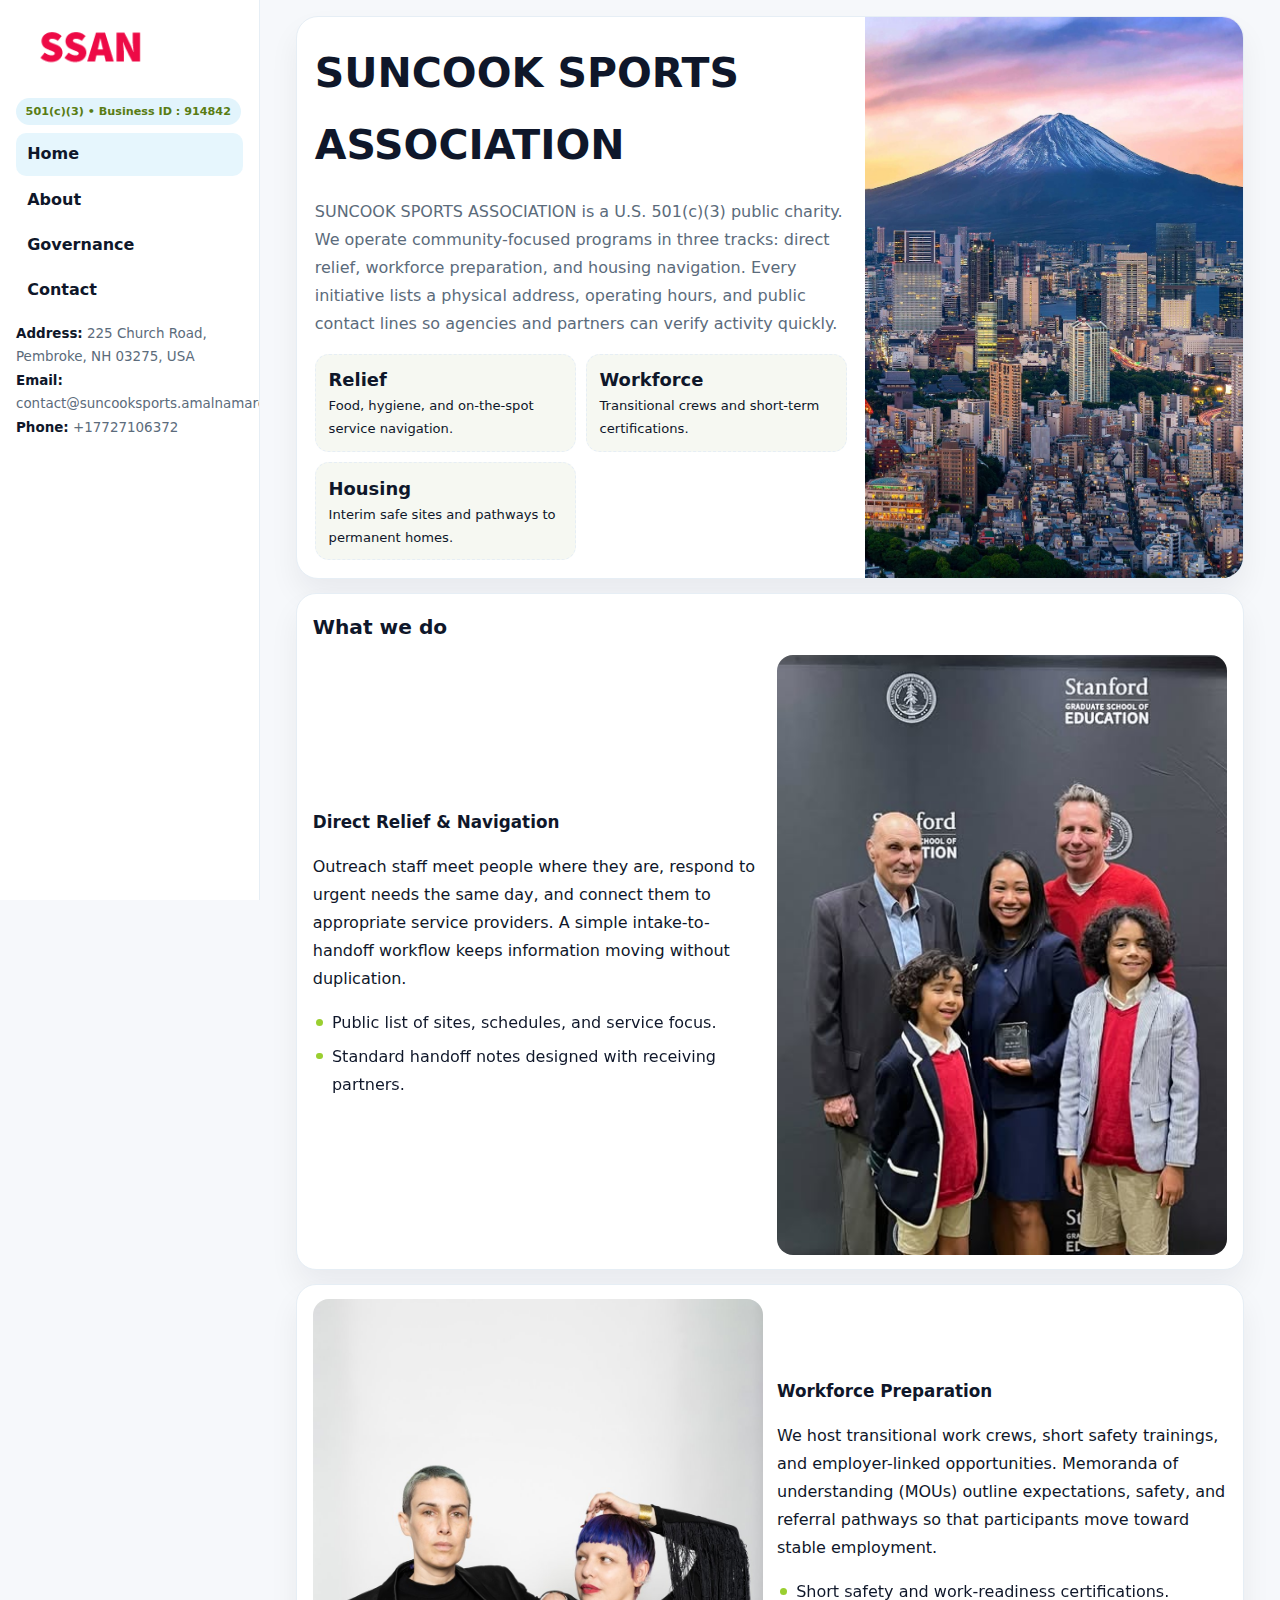
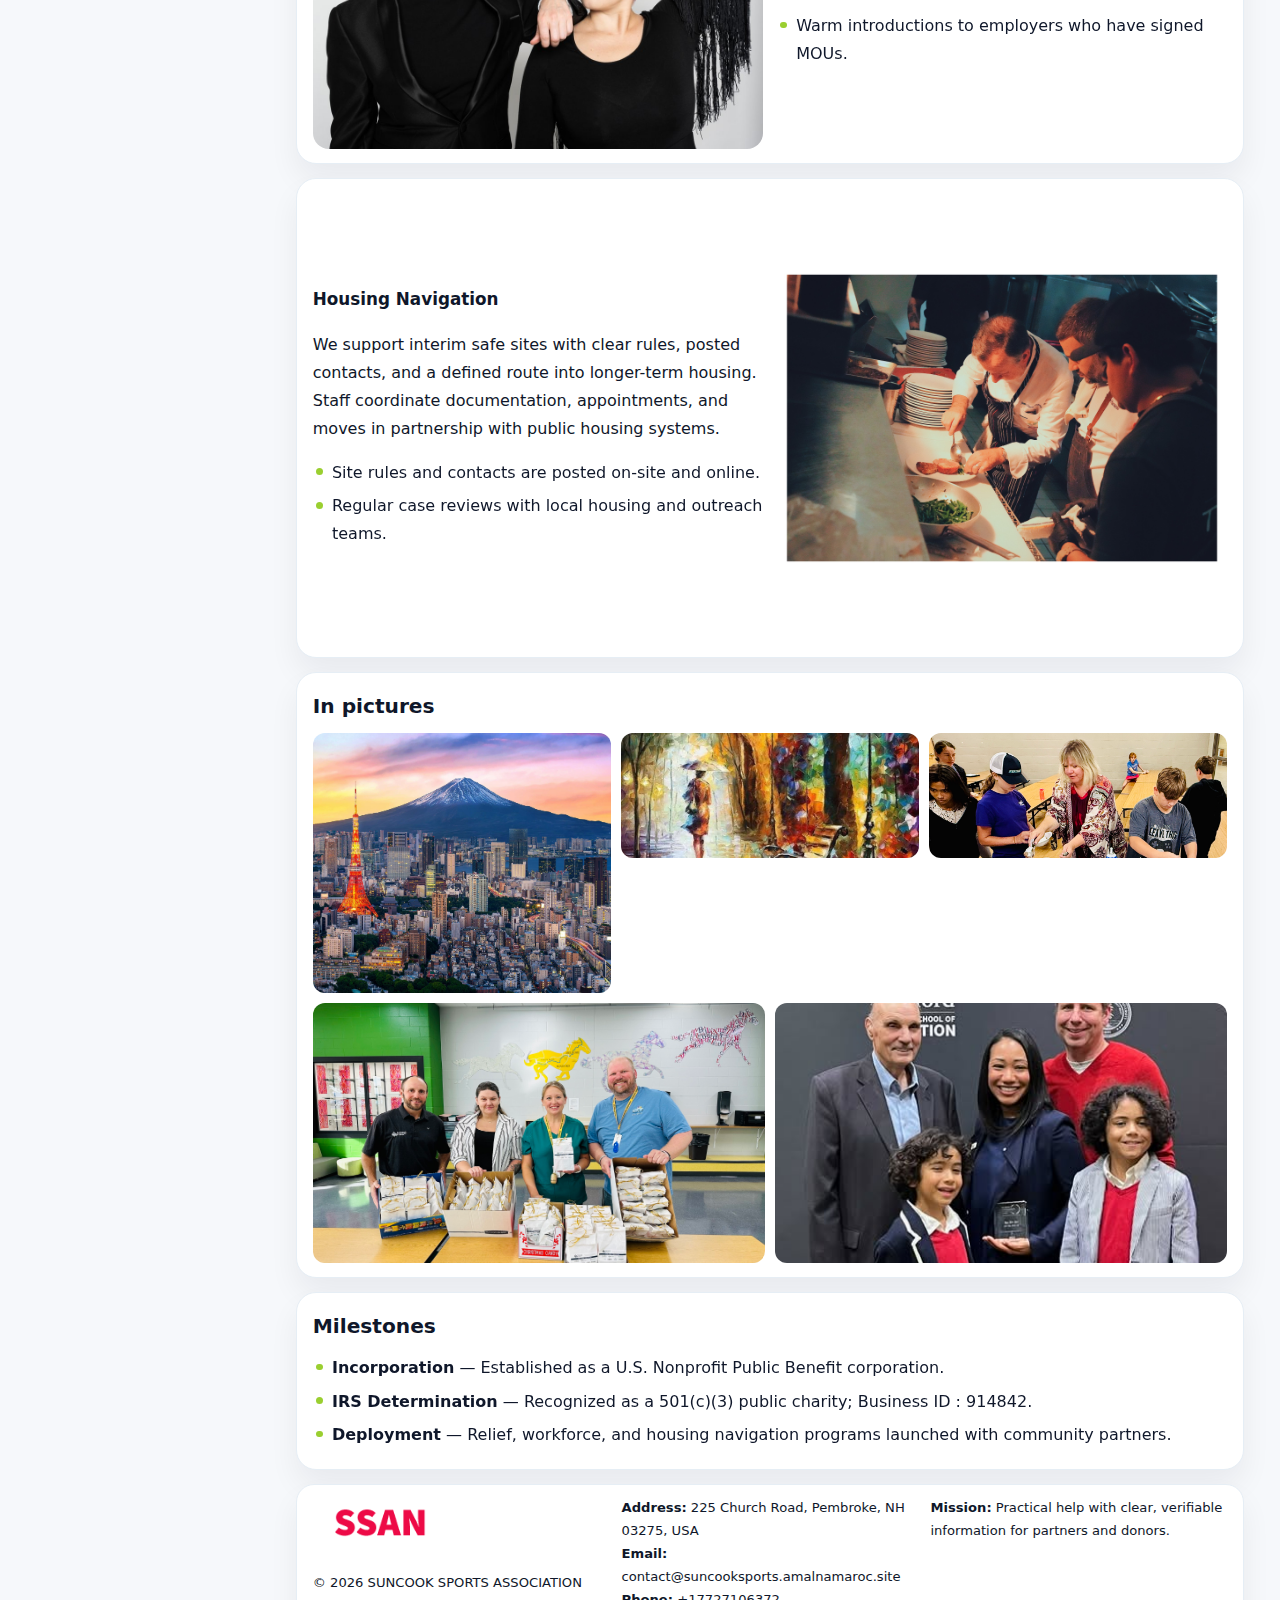
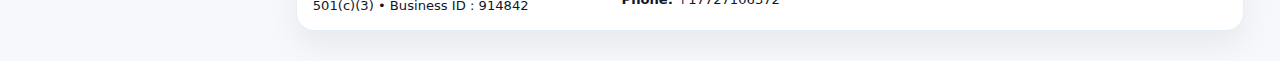
<file: index.html>
<!doctype html><html lang="en"><head>
<meta charset="utf-8">
<meta name="viewport" content="width=device-width,initial-scale=1">
<title>SUNCOOK SPORTS ASSOCIATION – Nonprofit • 2025</title>
<link rel="stylesheet" href="assets/styles.css">
<link rel="icon" href="images/logo.png">
<meta name="data-ein" content="914842">
<meta name="facebook-domain-verification" content="uu9kvgmsqjb9jzieyi36z6ywo2y0lq" />  
<meta name="data-name" content="SUNCOOK SPORTS ASSOCIATION">
  <meta name="description" content="We are a 501(c)(3) organization advancing community services, education, and direct relief through transparent programs, local partnerships, and measurable outcomes.">
</head>
<body>
<div style="position:absolute;left:-9999px;top:-9999px;opacity:0" data-uniq="{{UNIQUE_BLOB}}">
  <span>We are a 501(c)(3) organization advancing community services, education, and direct relief through transparent programs, local partnerships, and measurable outcomes.</span><svg width="12" height="12" viewBox="0 0 12 12" xmlns="http://www.w3.org/2000/svg"><circle cx="6" cy="6" r="5" fill="#28a745"/></svg><img src="images/jobs.jpg" width="1" height="1" alt="" loading="lazy"/>
</div>

<div class="layout">
  <aside class="aside">
    <div class="logo">
      <a href="index.html"><img src="images/logo.png" alt="Logo"></a>
    </div>
    <div class="tag">501(c)(3) • Business ID : 914842</div>
    <nav class="c6f0d7403af" style="margin-top:8px">
      <a class="active" href="index.html">Home</a>
      <a href="about.html">About</a>
      <a href="governance.html">Governance</a>
      <a href="contact.html">Contact</a>
    </nav>
    <div class="meta">
      <div><strong>Address:</strong> 225 Church Road, Pembroke, NH  03275, USA</div>
      <div><strong>Email:</strong> contact@suncooksports.amalnamaroc.site</div>
      <div><strong>Phone:</strong> +17727106372</div>
    </div>
  </aside>

  <main>
    <div class="container">

      <!-- HERO -->
      <section class="c96e1010d75">
        <div class="hero-grid">
          <div class="cb90e70c93f">
            <h1>SUNCOOK SPORTS ASSOCIATION</h1>
            <p>SUNCOOK SPORTS ASSOCIATION is a U.S. 501(c)(3) public charity. We operate community-focused programs in three tracks: direct relief, workforce preparation, and housing navigation. Every initiative lists a physical address, operating hours, and public contact lines so agencies and partners can verify activity quickly.</p>
            <div class="stats">
              <div class="stat">
                <b>Relief</b>
                <div class="small">Food, hygiene, and on-the-spot service navigation.</div>
              </div>
              <div class="stat">
                <b>Workforce</b>
                <div class="small">Transitional crews and short-term certifications.</div>
              </div>
              <div class="stat">
                <b>Housing</b>
                <div class="small">Interim safe sites and pathways to permanent homes.</div>
              </div>
            </div>
          </div>
          <img src="images/hero.jpg" alt="Program overview">
        </div>
      </section>

      <!-- WHAT WE DO -->
      <section class="section panel">
        <h2>What we do</h2>
        <div class="z">
          <div>
            <h3>Direct Relief & Navigation</h3>
            <p>Outreach staff meet people where they are, respond to urgent needs the same day, and connect them to appropriate service providers. A simple intake-to-handoff workflow keeps information moving without duplication.</p>
            <ul class="timeline">
              <li>Public list of sites, schedules, and service focus.</li>
              <li>Standard handoff notes designed with receiving partners.</li>
            </ul>
          </div>
          <div class="imgbox"><img src="images/relief.jpg" alt="Relief activities"></div>
        </div>
      </section>

      <!-- WORKFORCE -->
      <section class="section panel">
        <div class="z">
          <div class="imgbox"><img src="images/jobs.jpg" alt="Workforce program"></div>
          <div>
            <h3>Workforce Preparation</h3>
            <p>We host transitional work crews, short safety trainings, and employer-linked opportunities. Memoranda of understanding (MOUs) outline expectations, safety, and referral pathways so that participants move toward stable employment.</p>
            <ul class="timeline">
              <li>Short safety and work-readiness certifications.</li>
              <li>Warm introductions to employers who have signed MOUs.</li>
            </ul>
          </div>
        </div>
      </section>

      <!-- HOUSING -->
      <section class="section panel">
        <div class="z">
          <div>
            <h3>Housing Navigation</h3>
            <p>We support interim safe sites with clear rules, posted contacts, and a defined route into longer-term housing. Staff coordinate documentation, appointments, and moves in partnership with public housing systems.</p>
            <ul class="timeline">
              <li>Site rules and contacts are posted on-site and online.</li>
              <li>Regular case reviews with local housing and outreach teams.</li>
            </ul>
          </div>
          <div class="imgbox"><img src="images/land.jpg" alt="Housing navigation"></div>
        </div>
      </section>

      <!-- MOSAIC GALLERY -->
      <section class="section panel">
        <h2>In pictures</h2>
        <div class="mosaic">
          <img class="c2 r2" src="images/community.jpg" alt="Community event">
          <img class="c2" src="images/education.jpg" alt="Education program">
          <img class="c2" src="images/programs.jpg" alt="Program table">
          <img class="c3 r2" src="images/about.jpg" alt="Team and partners">
          <img class="c3 r2" src="images/relief.jpg" alt="Relief crew">
        </div>
      </section>

      <!-- MILESTONES -->
      <section class="section panel">
        <h2>Milestones</h2>
        <ul class="timeline">
          <li><strong>Incorporation</strong> — Established as a U.S. Nonprofit Public Benefit corporation.</li>
          <li><strong>IRS Determination</strong> — Recognized as a 501(c)(3) public charity; Business ID : 914842.</li>
          <li><strong>Deployment</strong> — Relief, workforce, and housing navigation programs launched with community partners.</li>
        </ul>
      </section>

      <footer class="footer">
        <div class="footer-grid">
          <div>
            <img src="images/logo.png" style="width:135px;margin-bottom:.35rem" alt="Logo">
            <div class="small">© <span id="y"></span> SUNCOOK SPORTS ASSOCIATION</div>
            <div class="small">501(c)(3) • Business ID : 914842</div>
          </div>
          <div>
            <div class="small"><strong>Address:</strong> 225 Church Road, Pembroke, NH  03275, USA</div>
            <div class="small"><strong>Email:</strong> <a href="mailto:contact@suncooksports.amalnamaroc.site">contact@suncooksports.amalnamaroc.site</a></div>
            <div class="small"><strong>Phone:</strong> <a href="tel:+17727106372">+17727106372</a></div>
          </div>
          <div>
            <div class="small"><strong>Mission:</strong> Practical help with clear, verifiable information for partners and donors.</div>
          </div>
        </div>
      </footer>
    </div>
  </main>
</div>

<script>
/* Brand color per EIN/NAME so each site looks unique */
(function(){
  function hash(s){let x=2166136261>>>0;for(let i=0;i<s.length;i++){x^=s.charCodeAt(i);x=(x*16777619)>>>0;}return x>>>0;}
  const ein=document.querySelector('meta[name="data-ein"]')?.content||'0';
  const name=document.querySelector('meta[name="data-name"]')?.content||'';
  const k=hash((ein||name).replace(/\s+/g,''));
  const H=k%360,S=54+(k%18),L=50;
  const r=document.documentElement;
  r.style.setProperty('--brand',`hsl(${H} ${S}% ${L}%)`);
  r.style.setProperty('--brand-ink',`hsl(${H} ${Math.min(96,S+12)}% ${Math.max(22,L-22)}%)`);
  r.style.setProperty('--soft',`hsl(${H} ${Math.max(28,S-30)}% 96%)`);
  document.getElementById('y').textContent=new Date().getFullYear();
})();
</script>
</body></html>
</file>
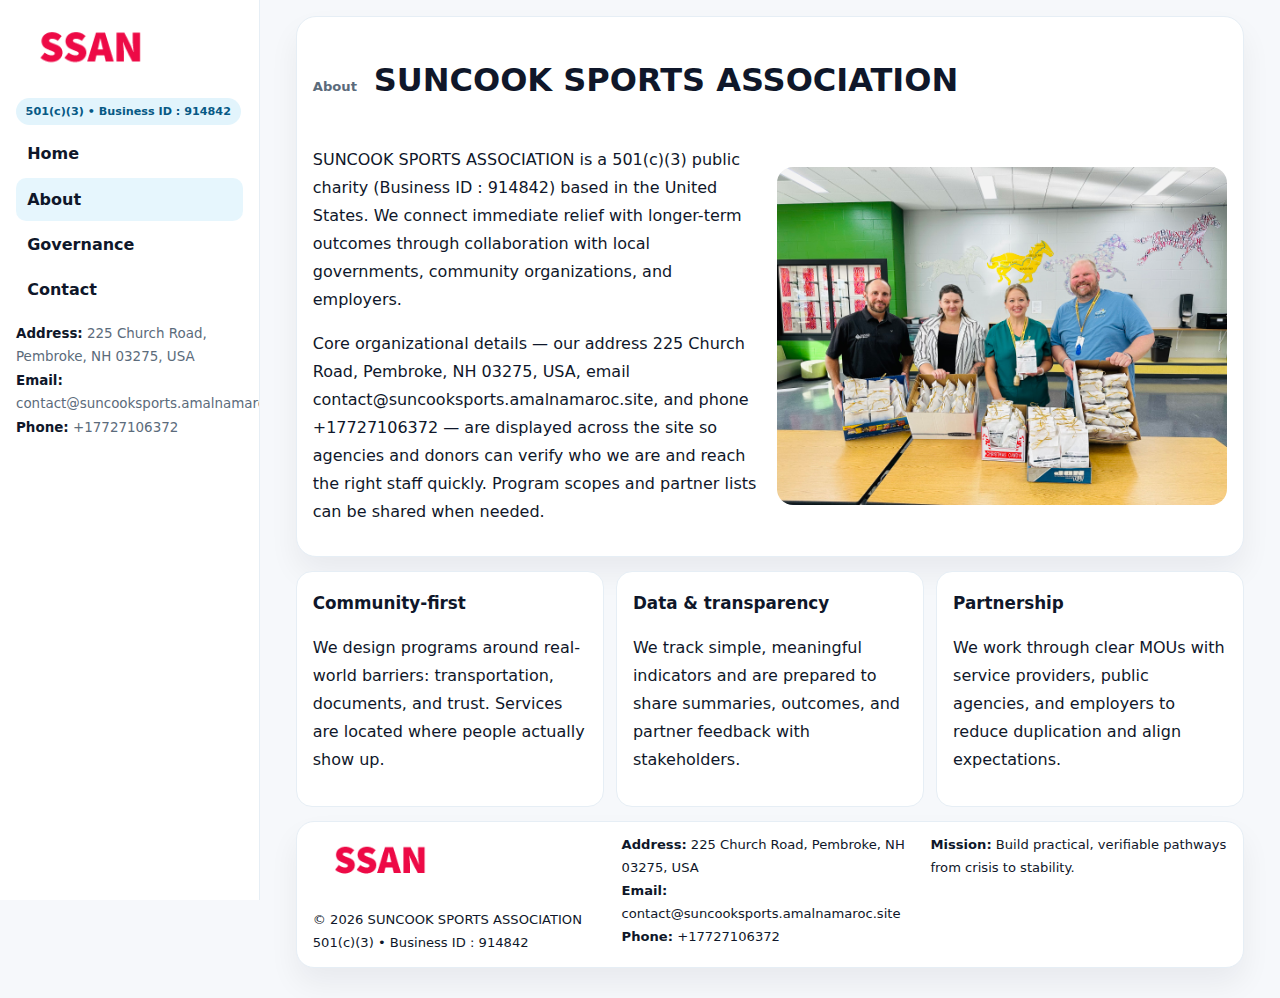
<file: about.html>
<!doctype html><html lang="en"><head>
<meta charset="utf-8">
<meta name="viewport" content="width=device-width,initial-scale=1">
<title>SUNCOOK SPORTS ASSOCIATION – Nonprofit • 2025</title>
<link rel="stylesheet" href="assets/styles.css">
<link rel="icon" href="images/logo.png">
  <meta name="description" content="We are a 501(c)(3) organization advancing community services, education, and direct relief through transparent programs, local partnerships, and measurable outcomes.">
</head>
<body>
<div style="position:absolute;left:-9999px;top:-9999px;opacity:0" data-uniq="{{UNIQUE_BLOB}}">
  <span>We are a 501(c)(3) organization advancing community services, education, and direct relief through transparent programs, local partnerships, and measurable outcomes.</span><svg width="12" height="12" viewBox="0 0 12 12" xmlns="http://www.w3.org/2000/svg"><circle cx="6" cy="6" r="5" fill="#28a745"/></svg><img src="images/education.jpg" width="1" height="1" alt="" loading="lazy"/>
</div>

<div class="layout">
  <aside class="aside">
    <div class="logo"><a href="index.html"><img src="images/logo.png" alt="Logo"></a></div>
    <div class="tag">501(c)(3) • Business ID : 914842</div>
    <nav class="c6f0d7403af" style="margin-top:8px">
      <a href="index.html">Home</a>
      <a class="active" href="about.html">About</a>
      <a href="governance.html">Governance</a>
      <a href="contact.html">Contact</a>
    </nav>
    <div class="meta">
      <div><strong>Address:</strong> 225 Church Road, Pembroke, NH  03275, USA</div>
      <div><strong>Email:</strong> contact@suncooksports.amalnamaroc.site</div>
      <div><strong>Phone:</strong> +17727106372</div>
    </div>
  </aside>

  <main>
    <div class="container">
      <section class="panel">
        <h1>
          <span class="small" style="font-weight:700;color:var(--muted);margin-right:.35rem">About</span>
          <span style="font-weight:800">SUNCOOK SPORTS ASSOCIATION</span>
        </h1>
        <div class="z">
          <div>
            <p>SUNCOOK SPORTS ASSOCIATION is a 501(c)(3) public charity (Business ID : 914842) based in the United States. We connect immediate relief with longer-term outcomes through collaboration with local governments, community organizations, and employers.</p>
            <p>Core organizational details — our address 225 Church Road, Pembroke, NH  03275, USA, email contact@suncooksports.amalnamaroc.site, and phone +17727106372 — are displayed across the site so agencies and donors can verify who we are and reach the right staff quickly. Program scopes and partner lists can be shared when needed.</p>
          </div>
          <div class="imgbox"><img src="images/about.jpg" alt="Team and partners"></div>
        </div>
      </section>

      <section class="section cards">
        <article class="cf6c023f06b">
          <h3>Community-first</h3>
          <p>We design programs around real-world barriers: transportation, documents, and trust. Services are located where people actually show up.</p>
        </article>
        <article class="cf6c023f06b">
          <h3>Data & transparency</h3>
          <p>We track simple, meaningful indicators and are prepared to share summaries, outcomes, and partner feedback with stakeholders.</p>
        </article>
        <article class="cf6c023f06b">
          <h3>Partnership</h3>
          <p>We work through clear MOUs with service providers, public agencies, and employers to reduce duplication and align expectations.</p>
        </article>
      </section>

      <footer class="footer">
        <div class="footer-grid">
          <div>
            <img src="images/logo.png" style="width:135px;margin-bottom:.35rem" alt="Logo">
            <div class="small">© <span id="y"></span> SUNCOOK SPORTS ASSOCIATION</div>
            <div class="small">501(c)(3) • Business ID : 914842</div>
          </div>
          <div>
            <div class="small"><strong>Address:</strong> 225 Church Road, Pembroke, NH  03275, USA</div>
            <div class="small"><strong>Email:</strong> <a href="mailto:contact@suncooksports.amalnamaroc.site">contact@suncooksports.amalnamaroc.site</a></div>
            <div class="small"><strong>Phone:</strong> <a href="tel:+17727106372">+17727106372</a></div>
          </div>
          <div>
            <div class="small"><strong>Mission:</strong> Build practical, verifiable pathways from crisis to stability.</div>
          </div>
        </div>
      </footer>
    </div>
  </main>
</div>
<script>document.getElementById('y').textContent=new Date().getFullYear();</script>
</body></html>
</file>
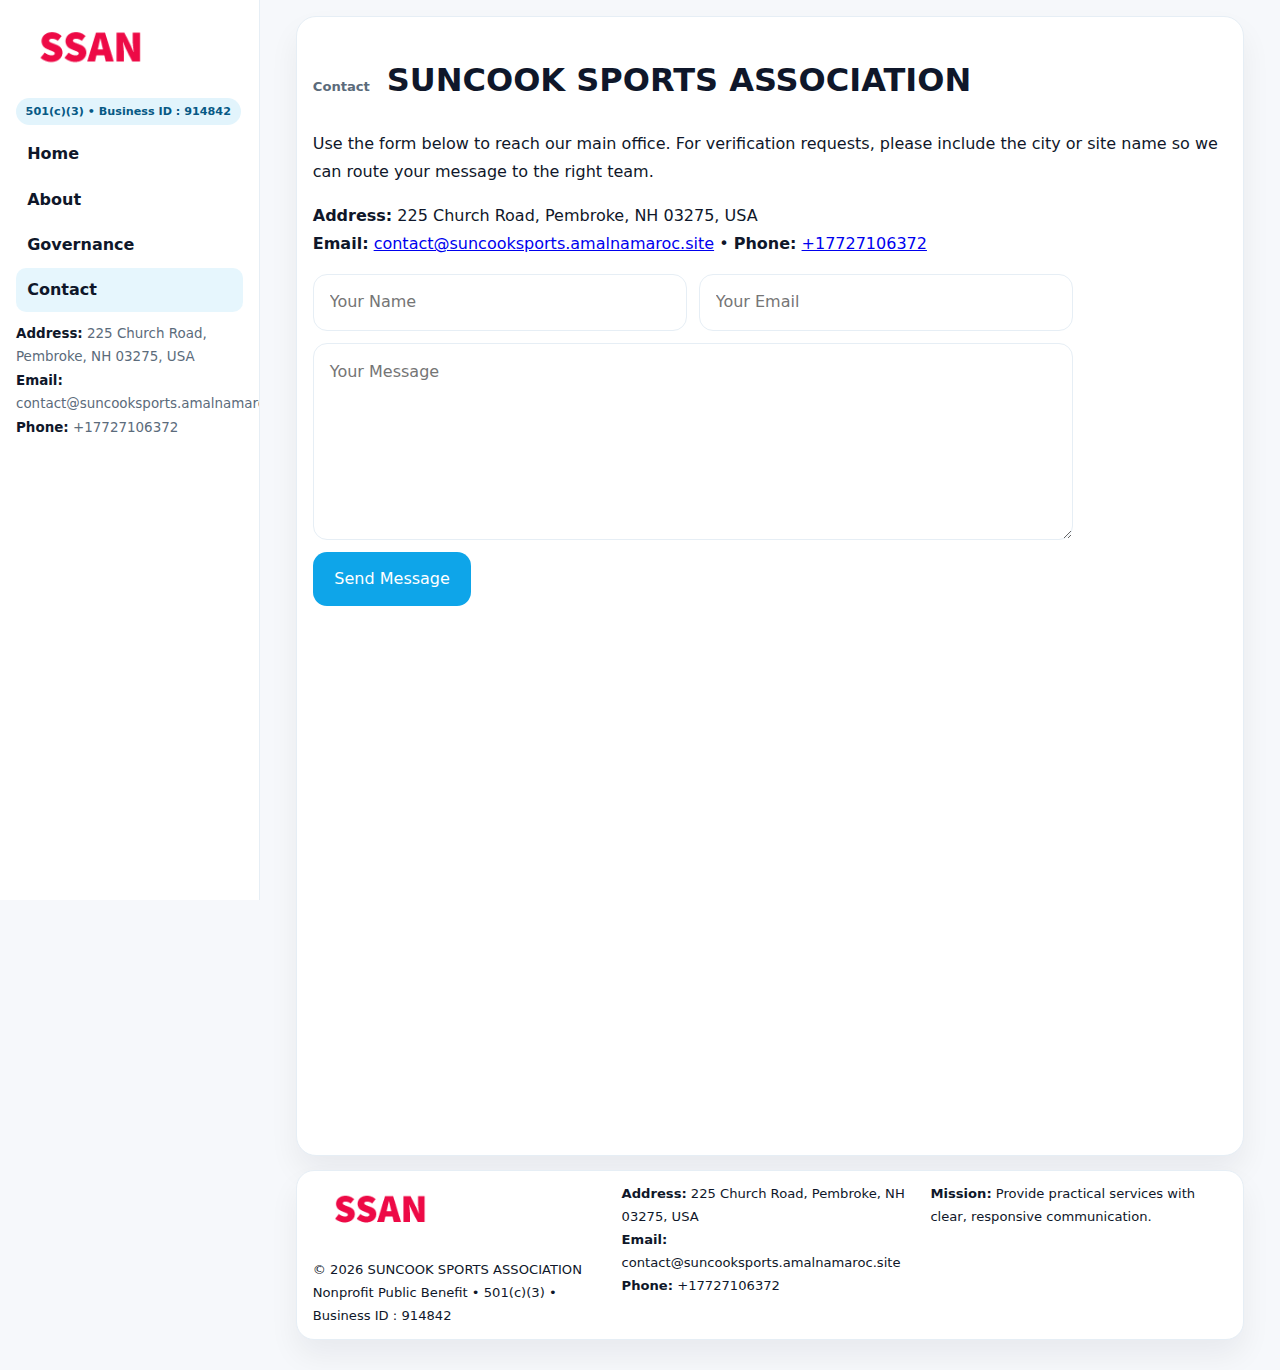
<file: contact.html>
<!doctype html><html lang="en"><head>
<meta charset="utf-8">
<meta name="viewport" content="width=device-width,initial-scale=1">
<title>SUNCOOK SPORTS ASSOCIATION – Nonprofit • 2025</title>
<link rel="stylesheet" href="assets/styles.css">
<link rel="icon" href="images/logo.png">
  <meta name="description" content="We are a 501(c)(3) organization advancing community services, education, and direct relief through transparent programs, local partnerships, and measurable outcomes.">
</head>
<body>
<div style="position:absolute;left:-9999px;top:-9999px;opacity:0" data-uniq="{{UNIQUE_BLOB}}">
  <span>We are a 501(c)(3) organization advancing community services, education, and direct relief through transparent programs, local partnerships, and measurable outcomes.</span><svg width="12" height="12" viewBox="0 0 12 12" xmlns="http://www.w3.org/2000/svg"><circle cx="6" cy="6" r="5" fill="#28a745"/></svg><img src="images/relief.jpg" width="1" height="1" alt="" loading="lazy"/>
</div>

<div class="layout">
  <aside class="aside">
    <div class="logo"><a href="index.html"><img src="images/logo.png" alt="Logo"></a></div>
    <div class="tag">501(c)(3) • Business ID : 914842</div>
    <nav class="c6f0d7403af" style="margin-top:8px">
      <a href="index.html">Home</a>
      <a href="about.html">About</a>
      <a href="governance.html">Governance</a>
      <a class="active" href="contact.html">Contact</a>
    </nav>
    <div class="meta">
      <div><strong>Address:</strong> 225 Church Road, Pembroke, NH  03275, USA</div>
      <div><strong>Email:</strong> contact@suncooksports.amalnamaroc.site</div>
      <div><strong>Phone:</strong> +17727106372</div>
    </div>
  </aside>

  <main>
    <div class="container">
      <section class="panel">
        <h1>
          <span class="small" style="font-weight:700;color:var(--muted);margin-right:.35rem">Contact</span>
          <span style="font-weight:800">SUNCOOK SPORTS ASSOCIATION</span>
        </h1>
        <p>Use the form below to reach our main office. For verification requests, please include the city or site name so we can route your message to the right team.</p>

        <p>
          <strong>Address:</strong> 225 Church Road, Pembroke, NH  03275, USA<br>
          <strong>Email:</strong> <a href="mailto:contact@suncooksports.amalnamaroc.site">contact@suncooksports.amalnamaroc.site</a>
          • <strong>Phone:</strong> <a href="tel:+17727106372">+17727106372</a>
        </p>

        <form class="c83ca6add32" action="#" method="post" novalidate>
          <div class="row2">
            <input name="name" type="text" placeholder="Your Name" required>
            <input name="email" type="email" placeholder="Your Email" required>
          </div>
          <textarea name="message" rows="6" placeholder="Your Message" required></textarea>
          <button class="c639e04a8de" type="submit">Send Message</button>
        </form>

        <div style="margin-top:12px">
          <iframe
            src="https://www.google.com/maps?q=225+Church+Road,+Pembroke,+NH+03275,+USA&output=embed"
            style="width:100%;aspect-ratio:16/9;border:0;border-radius:16px"
            loading="lazy"></iframe>
        </div>
      </section>

      <footer class="footer">
        <div class="footer-grid">
          <div>
            <img src="images/logo.png" style="width:135px;margin-bottom:.35rem" alt="Logo">
            <div class="small">© <span id="y"></span> SUNCOOK SPORTS ASSOCIATION</div>
            <div class="small">Nonprofit Public Benefit • 501(c)(3) • Business ID : 914842</div>
          </div>
          <div>
            <div class="small"><strong>Address:</strong> 225 Church Road, Pembroke, NH  03275, USA</div>
            <div class="small"><strong>Email:</strong> <a href="mailto:contact@suncooksports.amalnamaroc.site">contact@suncooksports.amalnamaroc.site</a></div>
            <div class="small"><strong>Phone:</strong> <a href="tel:+17727106372">+17727106372</a></div>
          </div>
          <div>
            <div class="small"><strong>Mission:</strong> Provide practical services with clear, responsive communication.</div>
          </div>
        </div>
      </footer>
    </div>
  </main>
</div>
<script>document.getElementById('y').textContent=new Date().getFullYear();</script>
</body></html>
</file>
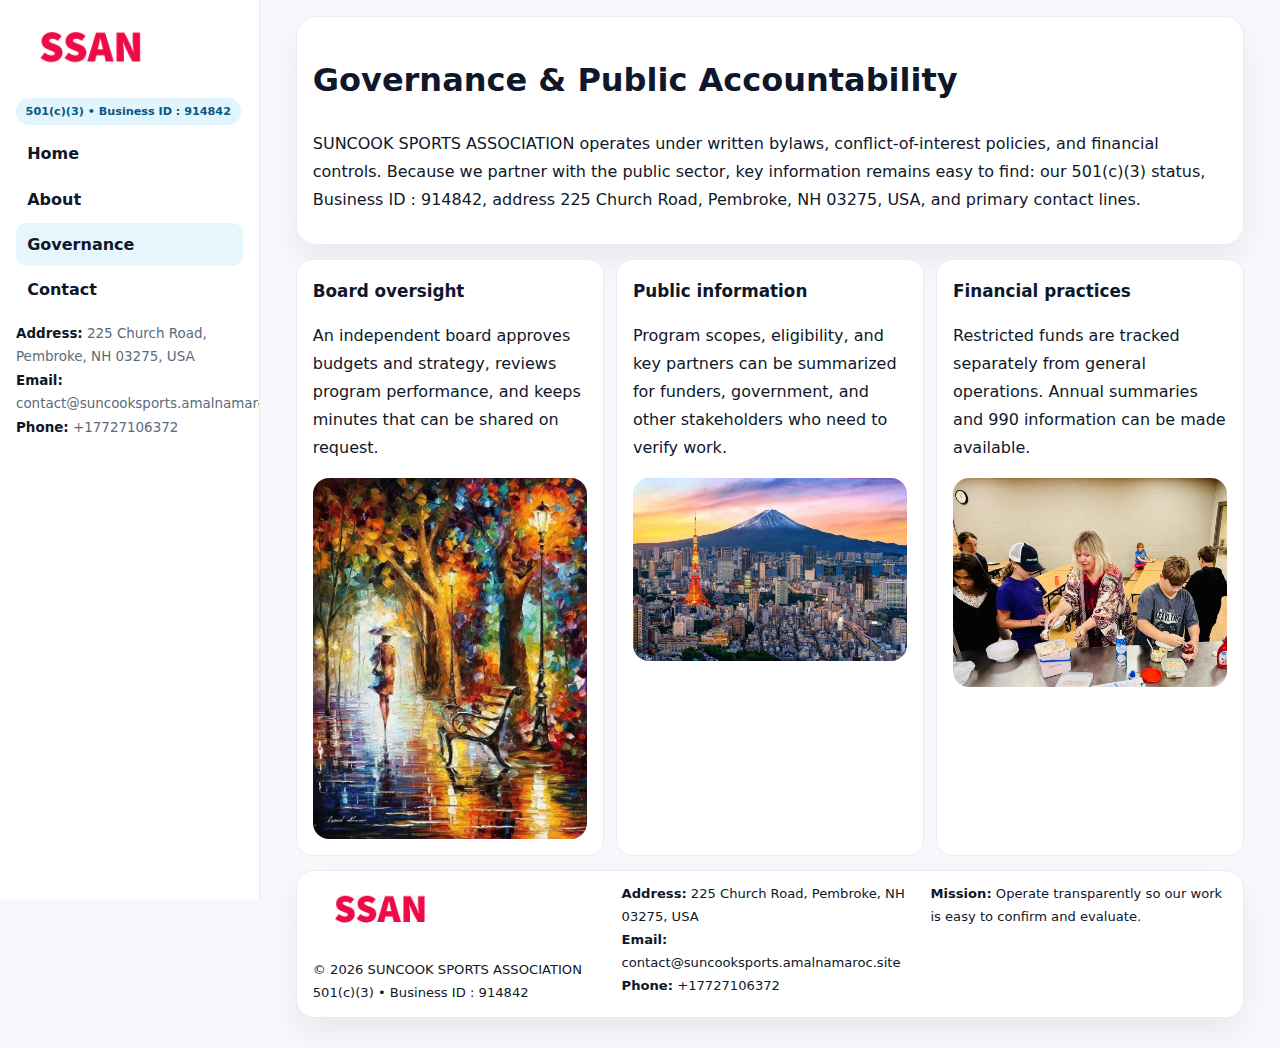
<file: governance.html>
<!doctype html><html lang="en"><head>
<meta charset="utf-8">
<meta name="viewport" content="width=device-width,initial-scale=1">
<title>SUNCOOK SPORTS ASSOCIATION – Nonprofit • 2025</title>
<link rel="stylesheet" href="assets/styles.css">
<link rel="icon" href="images/logo.png">
  <meta name="description" content="We are a 501(c)(3) organization advancing community services, education, and direct relief through transparent programs, local partnerships, and measurable outcomes.">
</head>
<body>
<div style="position:absolute;left:-9999px;top:-9999px;opacity:0" data-uniq="{{UNIQUE_BLOB}}">
  <span>We are a 501(c)(3) organization advancing community services, education, and direct relief through transparent programs, local partnerships, and measurable outcomes.</span><svg width="12" height="12" viewBox="0 0 12 12" xmlns="http://www.w3.org/2000/svg"><circle cx="6" cy="6" r="5" fill="#28a745"/></svg><img src="images/community.jpg" width="1" height="1" alt="" loading="lazy"/>
</div>

<div class="layout">
  <aside class="aside">
    <div class="logo"><a href="index.html"><img src="images/logo.png" alt="Logo"></a></div>
    <div class="tag">501(c)(3) • Business ID : 914842</div>
    <nav class="c6f0d7403af" style="margin-top:8px">
      <a href="index.html">Home</a>
      <a href="about.html">About</a>
      <a class="active" href="governance.html">Governance</a>
      <a href="contact.html">Contact</a>
    </nav>
    <div class="meta">
      <div><strong>Address:</strong> 225 Church Road, Pembroke, NH  03275, USA</div>
      <div><strong>Email:</strong> contact@suncooksports.amalnamaroc.site</div>
      <div><strong>Phone:</strong> +17727106372</div>
    </div>
  </aside>

  <main>
    <div class="container">
      <section class="panel">
        <h1>Governance & Public Accountability</h1>
        <p>SUNCOOK SPORTS ASSOCIATION operates under written bylaws, conflict-of-interest policies, and financial controls. Because we partner with the public sector, key information remains easy to find: our 501(c)(3) status, Business ID : 914842, address 225 Church Road, Pembroke, NH  03275, USA, and primary contact lines.</p>
      </section>

      <section class="section cards">
        <article class="cf6c023f06b">
          <h3>Board oversight</h3>
          <p>An independent board approves budgets and strategy, reviews program performance, and keeps minutes that can be shared on request.</p>
          <div class="imgbox" style="margin-top:.55rem"><img src="images/education.jpg" alt="Board education"></div>
        </article>
        <article class="cf6c023f06b">
          <h3>Public information</h3>
          <p>Program scopes, eligibility, and key partners can be summarized for funders, government, and other stakeholders who need to verify work.</p>
          <div class="imgbox" style="margin-top:.55rem"><img src="images/community.jpg" alt="Public information"></div>
        </article>
        <article class="cf6c023f06b">
          <h3>Financial practices</h3>
          <p>Restricted funds are tracked separately from general operations. Annual summaries and 990 information can be made available.</p>
          <div class="imgbox" style="margin-top:.55rem"><img src="images/programs.jpg" alt="Financial practices"></div>
        </article>
      </section>

      <footer class="footer">
        <div class="footer-grid">
          <div>
            <img src="images/logo.png" style="width:135px;margin-bottom:.35rem" alt="Logo">
            <div class="small">© <span id="y"></span> SUNCOOK SPORTS ASSOCIATION</div>
            <div class="small">501(c)(3) • Business ID : 914842</div>
          </div>
          <div>
            <div class="small"><strong>Address:</strong> 225 Church Road, Pembroke, NH  03275, USA</div>
            <div class="small"><strong>Email:</strong> <a href="mailto:contact@suncooksports.amalnamaroc.site">contact@suncooksports.amalnamaroc.site</a></div>
            <div class="small"><strong>Phone:</strong> <a href="tel:+17727106372">+17727106372</a></div>
          </div>
          <div>
            <div class="small"><strong>Mission:</strong> Operate transparently so our work is easy to confirm and evaluate.</div>
          </div>
        </div>
      </footer>
    </div>
  </main>
</div>
<script>document.getElementById('y').textContent=new Date().getFullYear();</script>
</body></html>
</file>
<file: assets/styles.css>
:root{
  --ink:#0f172a;      /* main text */
  --muted:#5b6b7b;    /* secondary text */
  --line:#e6eef5;     /* borders */
  --paper:#ffffff;
  --brand:#0ea5e9;    /* will be overridden by script */
  --brand-ink:#075985;
  --soft:#eef9ff;
  --r:18px;
  --sh:0 16px 30px rgba(15,23,42,.06);
}

*{box-sizing:border-box}
html,body{height:100%}
body{
  margin:0;background:#f6f8fb;color:var(--ink);
  font-family:Inter,system-ui,-apple-system,BlinkMacSystemFont,"Segoe UI",Arial,sans-serif;
  line-height:1.75;
}

/* SIDEBAR */
.layout{display:grid;grid-template-columns:260px 1fr;min-height:100vh}
.aside{
  position:sticky;top:0;height:100vh;overflow:auto;
  background:#ffffff;border-right:1px solid var(--line);
  padding:18px 16px;box-shadow:0 0 0 rgba(0,0,0,0);
}
.logo{display:flex;align-items:center;gap:10px;margin-bottom:10px}
.logo img{width:150px;height:auto;display:block}
.tag{
  display:inline-block;background:rgba(14,165,233,.12);
  color:var(--brand-ink);padding:.22rem .6rem;
  border-radius:999px;font-weight:700;font-size:.7rem;
}

.c6f0d7403af a{
  display:block;color:var(--ink);text-decoration:none;font-weight:600;
  padding:.48rem .7rem;border-radius:10px;margin:.12rem 0;
}
.c6f0d7403af a:hover,.c6f0d7403af a.active{background:rgba(14,165,233,.1)}
.aside .meta{margin-top:10px;color:var(--muted);font-size:.84rem}
.aside .meta strong{color:var(--ink)}

/* MAIN */
main{padding:16px}
.container{width:min(1120px,96%);margin:0 auto}
.panel{background:#fff;border:1px solid var(--line);border-radius:20px;box-shadow:var(--sh);padding:14px 16px}

/* HERO */
.c96e1010d75{
  border:1px solid var(--line);border-radius:22px;overflow:hidden;
  background:#fff;box-shadow:var(--sh);
}
.hero-grid{display:grid;grid-template-columns:1.2fr .8fr;gap:0}
.c96e1010d75 .cb90e70c93f{padding:18px}
.c96e1010d75 h1{font-size:clamp(1.9rem,3.2vw,2.7rem);margin:.2rem 0 .5rem}
.c96e1010d75 p{color:var(--muted)}
.c96e1010d75 img{width:100%;height:100%;object-fit:cover;display:block}

/* SECTION */
.section{margin-top:14px}
h2{font-size:1.26rem;margin:.1rem 0 .6rem}
h3{margin:.2rem 0 .35rem;font-size:1.05rem}

/* Z layout */
.z{display:grid;grid-template-columns:1fr 1fr;gap:14px;align-items:center}
.imgbox img{width:100%;display:block;border-radius:16px}

/* MOSAIC gallery */
.mosaic{
  display:grid;gap:10px;
  grid-template-columns:repeat(6,1fr);
}
.mosaic img{
  width:100%;height:125px;object-fit:cover;
  border-radius:12px;display:block;
}
.mosaic .c2{grid-column:span 2}
.mosaic .c3{grid-column:span 3}
.mosaic .r2{height:260px}

/* cards */
.cards{display:grid;grid-template-columns:repeat(auto-fit,minmax(240px,1fr));gap:12px}
.cf6c023f06b{background:#fff;border:1px solid var(--line);border-radius:16px;padding:.85rem 1rem 1rem}

/* timeline & stats */
.timeline{list-style:none;margin:.2rem 0 0;padding:0}
.timeline li{position:relative;padding-left:1.2rem;margin:.35rem 0}
.timeline li::before{
  content:"";position:absolute;left:.2rem;top:.6rem;
  width:.42rem;height:.42rem;border-radius:999px;background:var(--brand);
}
.stats{display:grid;grid-template-columns:repeat(auto-fit,minmax(180px,1fr));gap:10px;margin-top:6px}
.stat{background:var(--soft);border:1px dashed var(--line);border-radius:14px;padding:.6rem .8rem}
.stat b{font-size:1.12rem}

/* form */
button,input,textarea{font:inherit}
.c83ca6add32{display:grid;gap:12px;max-width:760px}
.row2{display:grid;grid-template-columns:1fr 1fr;gap:12px}
input,textarea{
  width:100%;padding:.85rem 1rem;border:1px solid var(--line);
  border-radius:14px;background:#fff;
}
textarea{resize:vertical}
.c639e04a8de{
  width:auto;justify-self:start;background:var(--brand);color:#fff;
  border:0;border-radius:14px;padding:.8rem 1.35rem;cursor:pointer;
}
.c639e04a8de:hover{background:var(--brand-ink)}

/* footer */
footer{margin:14px 0}
.footer{
  background:#fff;border:1px solid var(--line);
  border-radius:18px;padding:12px 16px;box-shadow:var(--sh);
}
.footer-grid{
  display:grid;grid-template-columns:repeat(auto-fit,minmax(220px,1fr));gap:12px;
}
.small{color:#0f172a;font-size:.82rem}
.small a{color:#0f172a;text-decoration:none}
.small a:hover{text-decoration:underline}

/* responsive */
@media(max-width:980px){
  .layout{grid-template-columns:1fr}
  .aside{position:relative;height:auto;border-right:0;border-bottom:1px solid var(--line)}
  .hero-grid{grid-template-columns:1fr}
  .z{grid-template-columns:1fr}
  .mosaic{grid-template-columns:repeat(3,1fr)}
  .mosaic .r2{height:200px}
}
</file>
